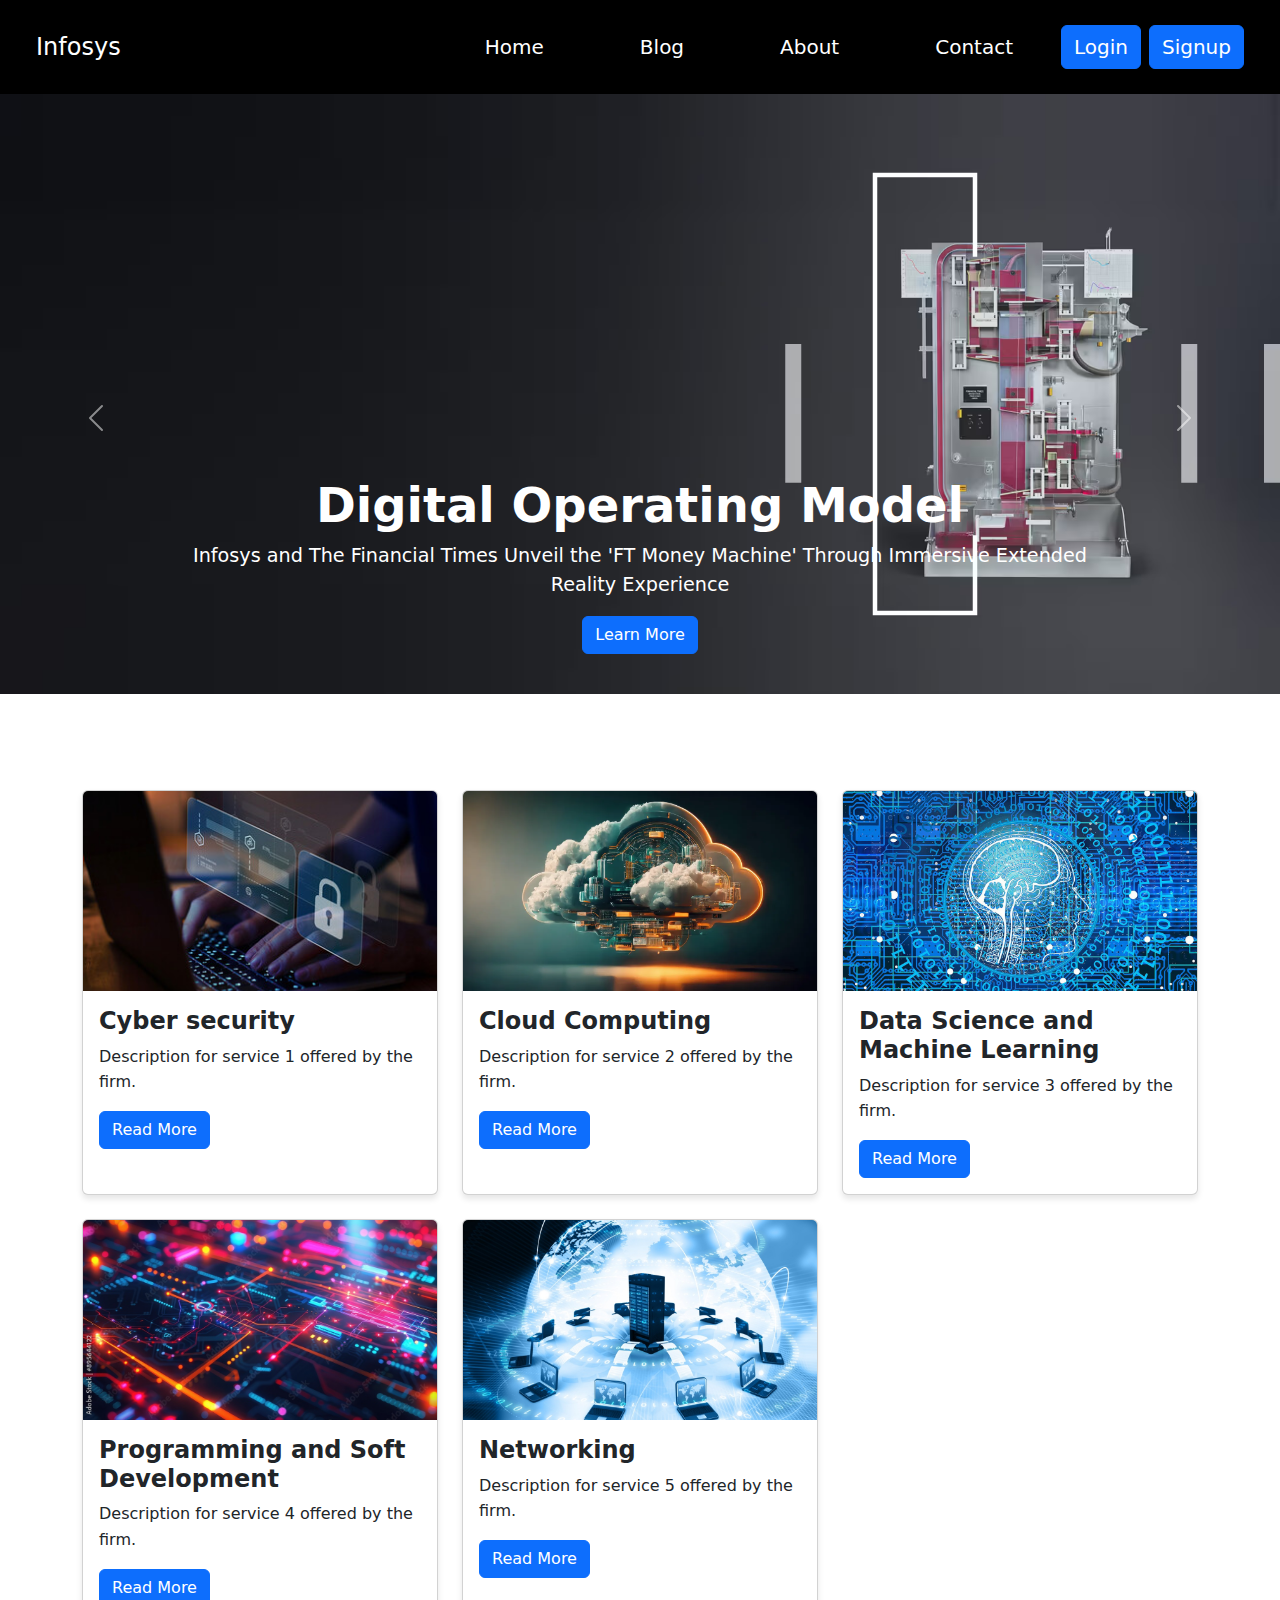
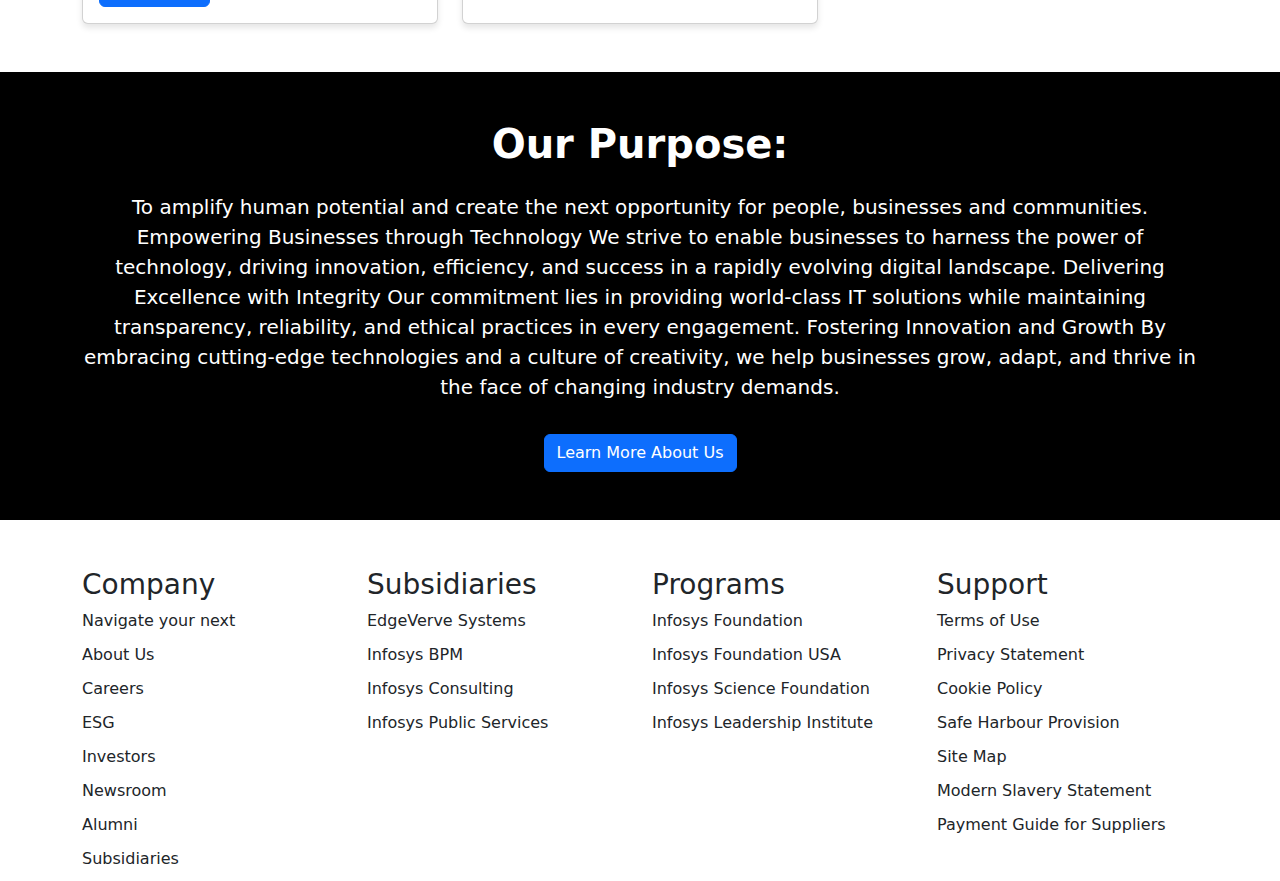
<file: index.html>
<!DOCTYPE html>
<html lang="en">
<head>
  <meta charset="UTF-8">
  <meta name="viewport" content="width=device-width, initial-scale=1.0">
  <title>Responsive Navbar</title>

   <link rel="stylesheet" href="style.css">
  <link href="https://cdn.jsdelivr.net/npm/bootstrap@5.3.0-alpha3/dist/css/bootstrap.min.css" rel="stylesheet">

</head>
<body>
  <nav class="navbar navbar-expand-lg navbar-dark py-4 bg-black  ">
    <div class="container-fluid me-4">
      <a class="navbar-brand ms-4 fs-4 text-white" href="#">Infosys</a>
      <button class="navbar-toggler" type="button" data-bs-toggle="collapse" data-bs-target="#navbarNav" aria-controls="navbarNav" aria-expanded="false" aria-label="Toggle navigation">
        <span class="navbar-toggler-icon"></span>
      </button>
      <div class="collapse navbar-collapse" id="navbarNav">
        <ul class="navbar-nav ms-auto mb-2 mb-lg-0 ">
          <li class="nav-item">
            <a class="nav-link active px-5 fs-5 text-white" aria-current="page" href="./index.html">Home</a>
          </li>
          <li class="nav-item">
            <a class="nav-link px-5 fs-5 text-white" href="./Blogs.html">Blog</a>
          </li>
          <li class="nav-item">
            <a class="nav-link px-5 fs-5 text-white"  href="./about us.html">About</a>
          </li>
          <li class="nav-item">
            <a class="nav-link px-5 fs-5 text-white" href="./contact.html">Contact</a>
          </li>
        </ul>
        <ul class="navbar-nav">
          <li class="nav-item">
            <a class="btn btn-primary me-2 fs-5" href="./login page.html">Login</a>
          </li>
          <li class="nav-item">
            <a class="btn btn-primary fs-5" href="./signup.html">Signup</a>
          </li>
        </ul>
      </div>
    </div>
  </nav>

    <!-- Carousel Section -->
    <div id="carouselExampleCaptions" class="carousel slide" data-bs-ride="carousel">
        <!-- Carousel Indicators -->
        <div class="carousel-indicators">
          <button type="button" data-bs-target="#carouselExampleCaptions" data-bs-slide-to="0" class="active" aria-current="true" aria-label="Slide 1"></button>
          <button type="button" data-bs-target="#carouselExampleCaptions" data-bs-slide-to="1" aria-label="Slide 2"></button>
          <button type="button" data-bs-target="#carouselExampleCaptions" data-bs-slide-to="2" aria-label="Slide 3"></button>
          <button type="button" data-bs-target="#carouselExampleCaptions" data-bs-slide-to="3" aria-label="Slide 4"></button>
          <button type="button" data-bs-target="#carouselExampleCaptions" data-bs-slide-to="4" aria-label="Slide 5"></button>
        </div>
    
        <!-- Carousel Inner -->
        <div class="carousel-inner">
          <!-- Slide 1 -->
          <div class="carousel-item active">
            <img src="./images/ft-money-machine-lead (1).avif" class="d-block w-100" alt="...">
            <div class="carousel-caption d-none d-md-block">
              <h5>Digital Operating Model</h5>
              <p>Infosys and The Financial Times Unveil the 'FT Money Machine' Through Immersive Extended Reality Experience</p>
              <a href="#" class="btn btn-primary">Learn More</a>
            </div>
          </div>
          <!-- Slide 2 -->
          <div class="carousel-item">
            <img src="./images/cloud computing/14_01edge-cloud-computing.jpg" class="d-block w-100" alt="...">
            <div class="carousel-caption d-none d-md-block">
              <h5>Empowering Talent Transformations</h5>
              <p>Embrace the talent revolution to remain relevant in the future.</p>
              <a href="#" class="btn btn-primary">Discover More</a>
            </div>
          </div>
          <!-- Slide 3 -->
          <div class="carousel-item">
            <img src="./images/cybersecurity/1000_F_523625234_LbxOHj5GOeiOPFP8TfbikgqM2qK7XNKh.jpg" class="d-block w-100" alt="...">
            <div class="carousel-caption d-none d-md-block">
              <h5>Infosys Aster - The Al-amplified Marketing Suite</h5>
              <p>Pfizer's journey towards increased productivity, powered by AI</p>
              <a href="#" class="btn btn-primary">Explore Now</a>
            </div>
          </div>
          <!-- Slide 4 -->
          <div class="carousel-item">
            <img src="./images/data sc and machine lear/Data-Science-and-ML-Careers_Blog.jpeg" class="d-block w-100" alt="...">
            <div class="carousel-caption d-none d-md-block">
              <h5>Champions Evolve.</h5>
              <p>DIGITAL-FIRST | CLOUD-FIRST | AI-FIRST</p>
              <a href="#" class="btn btn-primary">Get Started</a>
            </div>
          </div>
          <!-- Slide 5 -->
          <div class="carousel-item">
            <img src="./images/networking/01_MSR_SIGCOMM_Data_Network_1400x788.png" class="d-block w-100" alt="...">
            <div class="carousel-caption d-none d-md-block">
              <h5>Ring the Sound of Opportunity, Move 1,000+1,000 Lives Forward</h5>
              <p>NN Life Insurance Company Partners with Infosys for its Cloud and Agile Transformation</p>
              <a href="#" class="btn btn-primary">Join Now</a>
            </div>
          </div>
        </div>

<br><br>

        <!-- Carousel Controls -->
        <button class="carousel-control-prev" type="button" data-bs-target="#carouselExampleCaptions" data-bs-slide="prev">
          <span class="carousel-control-prev-icon" aria-hidden="true"></span>
          <span class="visually-hidden">Previous</span>
        </button>
        <button class="carousel-control-next" type="button" data-bs-target="#carouselExampleCaptions" data-bs-slide="next">
          <span class="carousel-control-next-icon" aria-hidden="true"></span>
          <span class="visually-hidden">Next</span>
        </button>
      </div>

      <br><br>

      <div class="cards-section">
        <div class="container">
            <div class="row row-cols-1 row-cols-md-3 g-4">
                <!-- Card 1 -->
                <div class="col">
                    <div class="card h-100">
                        <img src="./images/cybersecurity/240_F_459465972_kdD2K6lw2IO5o66MVNrtKle6qW3INFcf.jpg" class="card-img-top" alt="Service 1">
                        <div class="card-body">
                            <h5 class="card-title">Cyber security</h5>
                            <p class="card-text">Description for service 1 offered by the firm.</p>
                            <button class="btn btn-primary read-more-btn" data-service="Cyber security" data-description="Introduction to Cybersecurity
                            Description: A beginner-level course that covers the fundamentals of cybersecurity, including an introduction to risks, threats, and best practices in protecting systems, networks, and data.
                            Key Topics:
                            Basics of network security
                            Threats and vulnerabilities
                            Security policies and procedures
                            Risk management and compliance
                            2. Certified Information Systems Security Professional (CISSP)
                            Description: A globally recognized certification for professionals looking to demonstrate their knowledge in designing, implementing, and managing a best-in-class cybersecurity program.
                            Key Topics:
                            Security and risk management
                            Asset security
                            Security architecture and engineering
                            Communication and network security
                            3. Certified Ethical Hacker (CEH)
                            Description: A hands-on course that teaches ethical hacking techniques and tools to help professionals identify weaknesses and vulnerabilities in systems.
                            Key Topics:
                            Penetration testing methodologies
                            Network scanning and enumeration
                            Web application hacking
                            Social engineering techniques
                            4. CompTIA Security+
                            Description: An entry-level certification that provides foundational knowledge about network security, threats, and vulnerabilities.
                            Key Topics:
                            Threats, attacks, and vulnerabilities
                            Network security
                            Identity and access management
                            Risk management
                            5. Certified Cloud Security Professional (CCSP)
                            Description: A certification focusing on securing cloud computing environments. This course is designed for professionals who want to specialize in cloud security.
                            Key Topics:
                            Cloud architecture and design
                            Cloud governance and risk management
                            Cloud security operations
                            Legal, risk, and compliance issues in the cloud" data-bs-toggle="modal" data-bs-target="#serviceModal">Read More</button>
                        </div>
                    </div>
                </div>
                <!-- Card 2 -->
                <div class="col">
                    <div class="card h-100">
                        <img src="./images/cloud computing/1695748849925.png" class="card-img-top" alt="Service 2">
                        <div class="card-body">
                            <h5 class="card-title">Cloud Computing</h5>
                            <p class="card-text">Description for service 2 offered by the firm.</p>
                            <button class="btn btn-primary read-more-btn" data-service="Cloud Computing" data-description="Cloud Computing at [Your IT Service Firm Name]

                            Cloud computing is a transformative technology that allows businesses to access a wide array of services over the internet, without the need to maintain physical infrastructure. By leveraging the power of cloud platforms, we empower organizations to scale their IT resources on demand, improve operational efficiency, and reduce costs.
                            
                            At [Your IT Service Firm Name], we specialize in providing secure, scalable, and reliable cloud computing solutions tailored to your business needs. Our team of experts works with you to design and implement custom cloud strategies that can help streamline your operations, enhance collaboration, and unlock new growth opportunities." data-bs-toggle="modal" data-bs-target="#serviceModal">Read More</button>
                        </div>
                    </div>
                </div>
                <!-- Card 3 -->
                <div class="col">
                    <div class="card h-100">
                        <img src="./images/data sc and machine lear/machine-learning-without-data-science-blog-hero.jpg" class="card-img-top" alt="Service 3">
                        <div class="card-body">
                            <h5 class="card-title">Data Science and Machine Learning</h5>
                            <p class="card-text">Description for service 3 offered by the firm.</p>
                            <button class="btn btn-primary read-more-btn" data-service="Data Science and Machine Learning" data-description="Our Expertise in Data Science and Machine Learning:
                            Data Analysis and Data Visualization: We turn raw data into meaningful insights. Using statistical techniques and data visualization tools, we help businesses identify trends, patterns, and key metrics that drive growth. This empowers decision-makers with actionable insights to optimize business processes.
                            
                            Predictive Analytics: We build models that analyze historical data to predict future outcomes. From customer behavior to market trends, our predictive models help businesses anticipate needs and reduce risks. This leads to better forecasting and resource allocation.
                            
                            Natural Language Processing (NLP): Leveraging NLP techniques, we analyze and understand human language, enabling businesses to gain insights from unstructured text data. This is particularly useful in areas such as customer sentiment analysis, chatbots, and document categorization.
                            
                            Machine Learning Models: Our team of experts designs and develops machine learning models to automate tasks, improve decision-making, and optimize processes. We specialize in supervised learning, unsupervised learning, and reinforcement learning to solve complex business challenges.
                            
                            Data-Driven Decision Making: We empower organizations with the ability to use data for decision-making. By implementing machine learning algorithms, we provide real-time, data-driven insights that enable businesses to act swiftly and effectively." data-bs-toggle="modal" data-bs-target="#serviceModal">Read More</button>
                        </div>
                    </div>
                </div>
                <!-- Card 4 -->
                <div class="col">
                    <div class="card h-100">
                        <img src="./images/prog and soft/1000_F_895644122_XuYFpWcDlD53u7WjzDOmOK0SrAT2Tjet.jpg" class="card-img-top" alt="Service 4">
                        <div class="card-body">
                            <h5 class="card-title">Programming and Soft Development</h5>
                            <p class="card-text">Description for service 4 offered by the firm.</p>
                            <button class="btn btn-primary read-more-btn" data-service="Programming and Soft Development" data-description="Custom Software Development:
                            We build tailored software solutions that align with your business goals and requirements. From idea to implementation, our team ensures that the software is robust, scalable, and user-friendly.
                            
                            Web Development:
                            Our web development services provide dynamic and responsive websites that offer seamless user experiences. Whether you're looking for a simple landing page or a complex web application, we have the expertise to deliver high-performance results.
                            
                            Mobile App Development:
                            We design and develop mobile applications for iOS and Android that engage users with intuitive interfaces and enhanced functionality. Whether you need an enterprise app or a consumer-facing mobile solution, we bring your vision to life.
                            
                            Software Integration:
                            Our team ensures that your business applications work cohesively together. We provide seamless integration between software systems to optimize workflows and improve operational efficiency.
                            
                            Enterprise Solutions:
                            From customer relationship management (CRM) systems to enterprise resource planning (ERP) solutions, we offer enterprise-level software solutions that scale with your business as it grows." data-bs-toggle="modal" data-bs-target="#serviceModal">Read More</button>
                        </div>
                    </div>
                </div>
                <!-- Card 5 -->
                <div class="col">
                    <div class="card h-100">
                        <img src="./images/networking/2021_12_Learn-Networking-from-Scratch.jpg" class="card-img-top" alt="Service 5">
                        <div class="card-body">
                            <h5 class="card-title">Networking</h5>
                            <p class="card-text">Description for service 5 offered by the firm.</p>
                            <button class="btn btn-primary read-more-btn" data-service="Networking" data-description="

                            
                            1. Basic Networking Courses
                            Introduction to Networking: Learn the basics of computer networks, protocols, and concepts such as IP addressing, routing, and switching.
                            Networking Fundamentals: A deeper dive into networking basics, including OSI and TCP/IP models, subnets, and basic network configurations.
                            2. Cisco Networking Courses
                            Cisco Certified Network Associate (CCNA): A popular entry-level certification that covers the fundamentals of networking, IP addressing, routing protocols, switching, and security basics.
                            Cisco Certified Network Professional (CCNP): A more advanced certification that dives into routing, switching, security, and troubleshooting at a professional level.
                            Cisco Certified Internetwork Expert (CCIE): An expert-level certification covering advanced networking technologies and concepts.
                            3. Network Security
                            Certified Information Systems Security Professional (CISSP): Learn about securing networks, systems, and applications, risk management, and cryptography.
                            Certified Ethical Hacker (CEH): Focus on understanding and practicing ethical hacking and penetration testing on networks to identify vulnerabilities.
                            Network Security Basics: Learn techniques for securing networks, firewalls, intrusion detection/prevention systems, and VPNs.
                            4. Wireless Networking
                            Wireless Networking Basics: Learn about Wi-Fi standards, RF propagation, wireless security, and troubleshooting.
                            Certified Wireless Network Administrator (CWNA): A certification focused on managing wireless networks, including site surveys, installations, and configurations.
                            Wi-Fi Design and Troubleshooting: Learn how to design, deploy, and troubleshoot wireless networks in real-world scenarios.
                            5. Advanced Networking
                            Software-Defined Networking (SDN): Understand SDN architecture, how it works, and how it improves the scalability and flexibility of networks.
                            Network Virtualization: Learn about network function virtualization (NFV) and how to create and manage virtual networks.
                            Network Automation: Learn about automating network configurations and management using tools like Ansible, Python, and other orchestration tools." data-bs-toggle="modal" data-bs-target="#serviceModal">Read More</button>
                        </div>
                    </div>
                </div>
            </div>
        </div>
      </div>

      <div class="modal fade" id="serviceModal" tabindex="-1" aria-labelledby="serviceModalLabel" aria-hidden="true">
        <div class="modal-dialog">
          <div class="modal-content">
            <div class="modal-header">
              <h5 class="modal-title" id="serviceModalLabel">Service Details</h5>
              <button type="button" class="btn-close" data-bs-dismiss="modal" aria-label="Close"></button>
            </div>
            <div class="modal-body">
              <h4 id="modal-service-title"></h4>
              <p id="modal-service-description"></p>
            </div>
            <div class="modal-footer">
              <button type="button" class="btn btn-secondary" data-bs-dismiss="modal">Close</button>
            </div>
          </div>
        </div>
      </div>

      <br><br>

      <div class="about-us-section py-5 bg-black text-white ">
        <div class="container text-center">
          <h2 class="mb-4">Our Purpose:</h2>
          <p class="lead">
             <strong>To amplify human potential and create the next opportunity for people, businesses and communities. <br>
              Empowering Businesses through Technology

              We strive to enable businesses to harness the power of technology, driving innovation, efficiency, and success in a rapidly evolving digital landscape.
              Delivering Excellence with Integrity

              Our commitment lies in providing world-class IT solutions while maintaining transparency, reliability, and ethical practices in every engagement.
              Fostering Innovation and Growth

By embracing cutting-edge technologies and a culture of creativity, we help businesses grow, adapt, and thrive in the face of changing industry demands.
            </strong>
          </p>
          <a href="./about us.html" class="btn btn-primary mt-3">Learn More About Us</a>
        </div>
      </div>

      <br><br>
      <div class="footer-container">
        <div class="container">
          <div class="row">
            <div class="col-md-3">
              <h3>Company</h3>
              <ul>
                <li><a href="#">Navigate your next</a></li>
                <li><a href="#">About Us</a></li>
                <li><a href="#">Careers</a></li>
                <li><a href="#">ESG</a></li>
                <li><a href="#">Investors</a></li>
                <li><a href="#">Newsroom</a></li>
                <li><a href="#">Alumni</a></li>
                <li><a href="#">Subsidiaries</a></li>
              </ul>
            </div>
            
            <div class="col-md-3">
              <h3>Subsidiaries</h3>
              <ul>
                <li><a href="#">EdgeVerve Systems</a></li>
                <li><a href="#">Infosys BPM</a></li>
                <li><a href="#">Infosys Consulting</a></li>
                <li><a href="#">Infosys Public Services</a></li>
              </ul>
            </div>
    
            <div class="col-md-3">
              <h3>Programs</h3>
              <ul>
                <li><a href="#">Infosys Foundation</a></li>
                <li><a href="#">Infosys Foundation USA</a></li>
                <li><a href="#">Infosys Science Foundation</a></li>
                <li><a href="#">Infosys Leadership Institute</a></li>
              </ul>
            </div>
    
            <div class="col-md-3">
              <h3>Support</h3>
              <ul>
                <li><a href="#">Terms of Use</a></li>
                <li><a href="#">Privacy Statement</a></li>
                <li><a href="#">Cookie Policy</a></li>
                <li><a href="#">Safe Harbour Provision</a></li>
                <li><a href="#">Site Map</a></li>
                <li><a href="#">Modern Slavery Statement</a></li>
                <li><a href="#">Payment Guide for Suppliers</a></li>
              </ul>
            </div>
          </div>
        </div>
      </div>

    


  <!-- Bootstrap Bundle with Popper -->
  <script src="https://cdn.jsdelivr.net/npm/@popperjs/core@2.11.6/dist/umd/popper.min.js"></script>
  <script src="https://cdn.jsdelivr.net/npm/bootstrap@5.1.3/dist/js/bootstrap.min.js"></script>
  <script src="https://code.jquery.com/jquery-3.6.0.min.js"></script>
  <script src="./jquery.js"></script>
</body>
</html>
</file>
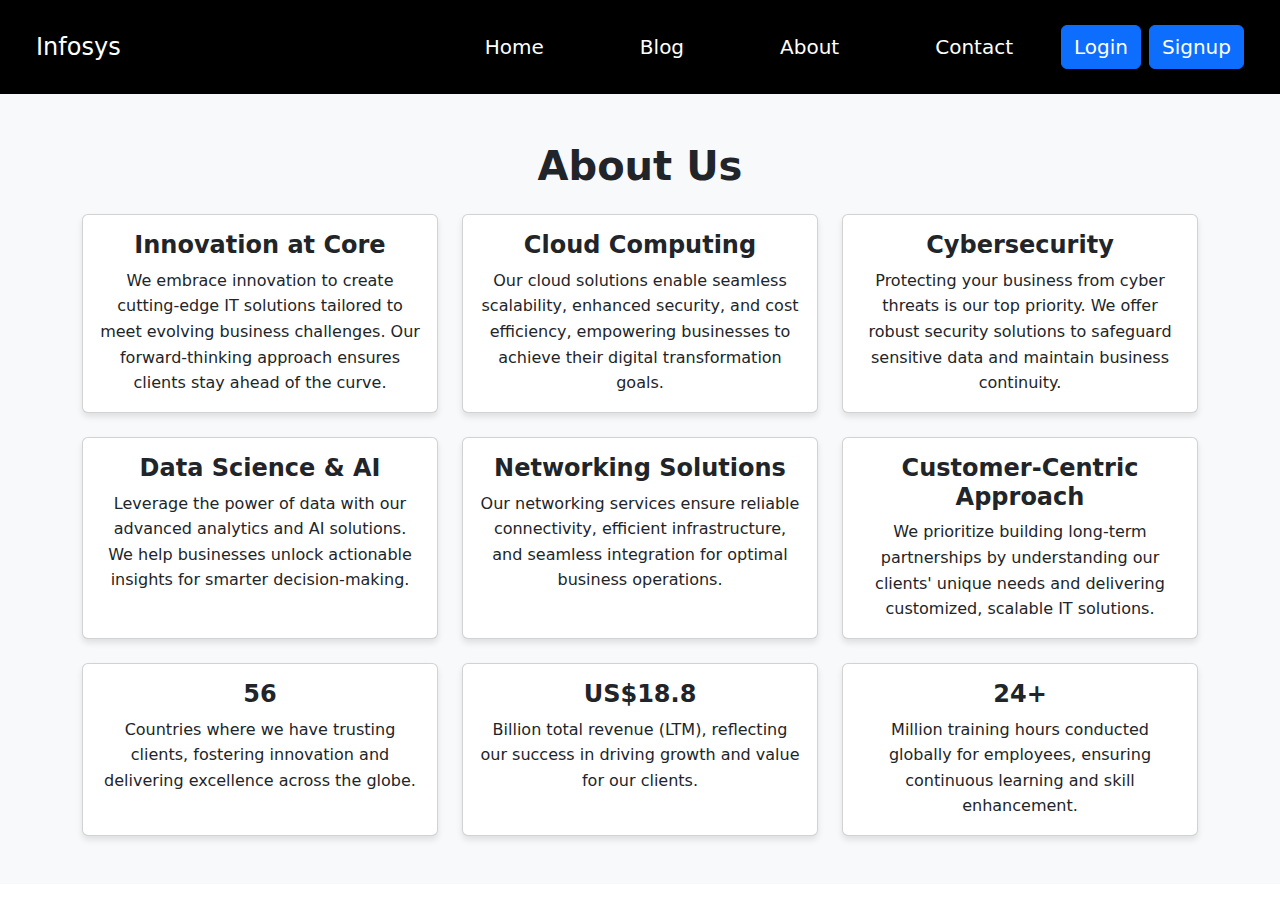
<file: about us.html>
<!DOCTYPE html>
<html lang="en">
<head>
    <meta charset="UTF-8">
    <meta name="viewport" content="width=device-width, initial-scale=1.0">
    <title>Document</title>
    <link rel="stylesheet" href="style.css">
  <link href="https://cdn.jsdelivr.net/npm/bootstrap@5.3.0-alpha3/dist/css/bootstrap.min.css" rel="stylesheet">
</head>
<body>
  <nav class="navbar navbar-expand-lg navbar-dark py-4 bg-black  ">
    <div class="container-fluid me-4">
      <a class="navbar-brand ms-4 fs-4 text-white" href="#">Infosys</a>
      <button class="navbar-toggler" type="button" data-bs-toggle="collapse" data-bs-target="#navbarNav" aria-controls="navbarNav" aria-expanded="false" aria-label="Toggle navigation">
        <span class="navbar-toggler-icon"></span>
      </button>
      <div class="collapse navbar-collapse" id="navbarNav">
        <ul class="navbar-nav ms-auto mb-2 mb-lg-0 ">
          <li class="nav-item">
            <a class="nav-link active px-5 fs-5 text-white" aria-current="page" href="./index.html">Home</a>
          </li>
          <li class="nav-item">
            <a class="nav-link px-5 fs-5 text-white" href="./Blogs.html">Blog</a>
          </li>
          <li class="nav-item">
            <a class="nav-link px-5 fs-5 text-white"  href="./about us.html">About</a>
          </li>
          <li class="nav-item">
            <a class="nav-link px-5 fs-5 text-white" href="./contact.html">Contact</a>
          </li>
        </ul>
        <ul class="navbar-nav">
          <li class="nav-item">
            <a class="btn btn-primary me-2 fs-5" href="./login page.html">Login</a>
          </li>
          <li class="nav-item">
            <a class="btn btn-primary fs-5" href="./signup.html">Signup</a>
          </li>
        </ul>
      </div>
    </div>
  </nav>

     <!-- About Us Section with Cards -->
<div class="about-us-section py-5">
    <div class="container text-center">
      <h2 class="mb-4">About Us</h2>
      <div class="row row-cols-1 row-cols-md-3 g-4">
        <!-- Card 1: Innovation -->
        <div class="col">
          <div class="card h-100">
            <div class="card-body">
              <h5 class="card-title">Innovation at Core</h5>
              <p class="card-text">
                We embrace innovation to create cutting-edge IT solutions tailored to meet evolving business challenges. Our forward-thinking approach ensures clients stay ahead of the curve.
              </p>
            </div>
          </div>
        </div>
        <!-- Card 2: Cloud Computing -->
        <div class="col">
          <div class="card h-100">
            <div class="card-body">
              <h5 class="card-title">Cloud Computing</h5>
              <p class="card-text">
                Our cloud solutions enable seamless scalability, enhanced security, and cost efficiency, empowering businesses to achieve their digital transformation goals.
              </p>
            </div>
          </div>
        </div>
        <!-- Card 3: Cybersecurity -->
        <div class="col">
          <div class="card h-100">
            <div class="card-body">
              <h5 class="card-title">Cybersecurity</h5>
              <p class="card-text">
                Protecting your business from cyber threats is our top priority. We offer robust security solutions to safeguard sensitive data and maintain business continuity.
              </p>
            </div>
          </div>
        </div>
        <!-- Card 4: Data Science & AI -->
        <div class="col">
          <div class="card h-100">
            <div class="card-body">
              <h5 class="card-title">Data Science & AI</h5>
              <p class="card-text">
                Leverage the power of data with our advanced analytics and AI solutions. We help businesses unlock actionable insights for smarter decision-making.
              </p>
            </div>
          </div>
        </div>
        <!-- Card 5: Networking Solutions -->
        <div class="col">
          <div class="card h-100">
            <div class="card-body">
              <h5 class="card-title">Networking Solutions</h5>
              <p class="card-text">
                Our networking services ensure reliable connectivity, efficient infrastructure, and seamless integration for optimal business operations.
              </p>
            </div>
          </div>
        </div>
        <!-- Card 6: Customer-Centric Approach -->
        <div class="col">
          <div class="card h-100">
            <div class="card-body">
              <h5 class="card-title">Customer-Centric Approach</h5>
              <p class="card-text">
                We prioritize building long-term partnerships by understanding our clients' unique needs and delivering customized, scalable IT solutions.
              </p>
            </div>
          </div>
        </div>
  
        <div class="col">
          <div class="card h-100">
            <div class="card-body">
              <h5 class="card-title">56</h5>
              <p class="card-text">
                Countries where we have trusting clients, fostering innovation and delivering excellence across the globe.
              </p>
            </div>
          </div>
        </div>
        <!-- Card 8: Revenue -->
        <div class="col">
          <div class="card h-100">
            <div class="card-body">
              <h5 class="card-title">US$18.8</h5>
              <p class="card-text">
                Billion total revenue (LTM), reflecting our success in driving growth and value for our clients.
              </p>
            </div>
          </div>
        </div>
        <!-- Card 9: Employee Training -->
        <div class="col">
          <div class="card h-100">
            <div class="card-body">
              <h5 class="card-title">24+</h5>
              <p class="card-text">
                Million training hours conducted globally for employees, ensuring continuous learning and skill enhancement.
              </p>
            </div>
          </div>
        </div>
  
      </div>
    </div>
  </div>
  
  <script src="https://cdn.jsdelivr.net/npm/@popperjs/core@2.11.6/dist/umd/popper.min.js"></script>
  <script src="https://cdn.jsdelivr.net/npm/bootstrap@5.1.3/dist/js/bootstrap.min.js"></script>
</body>
</html>
</file>
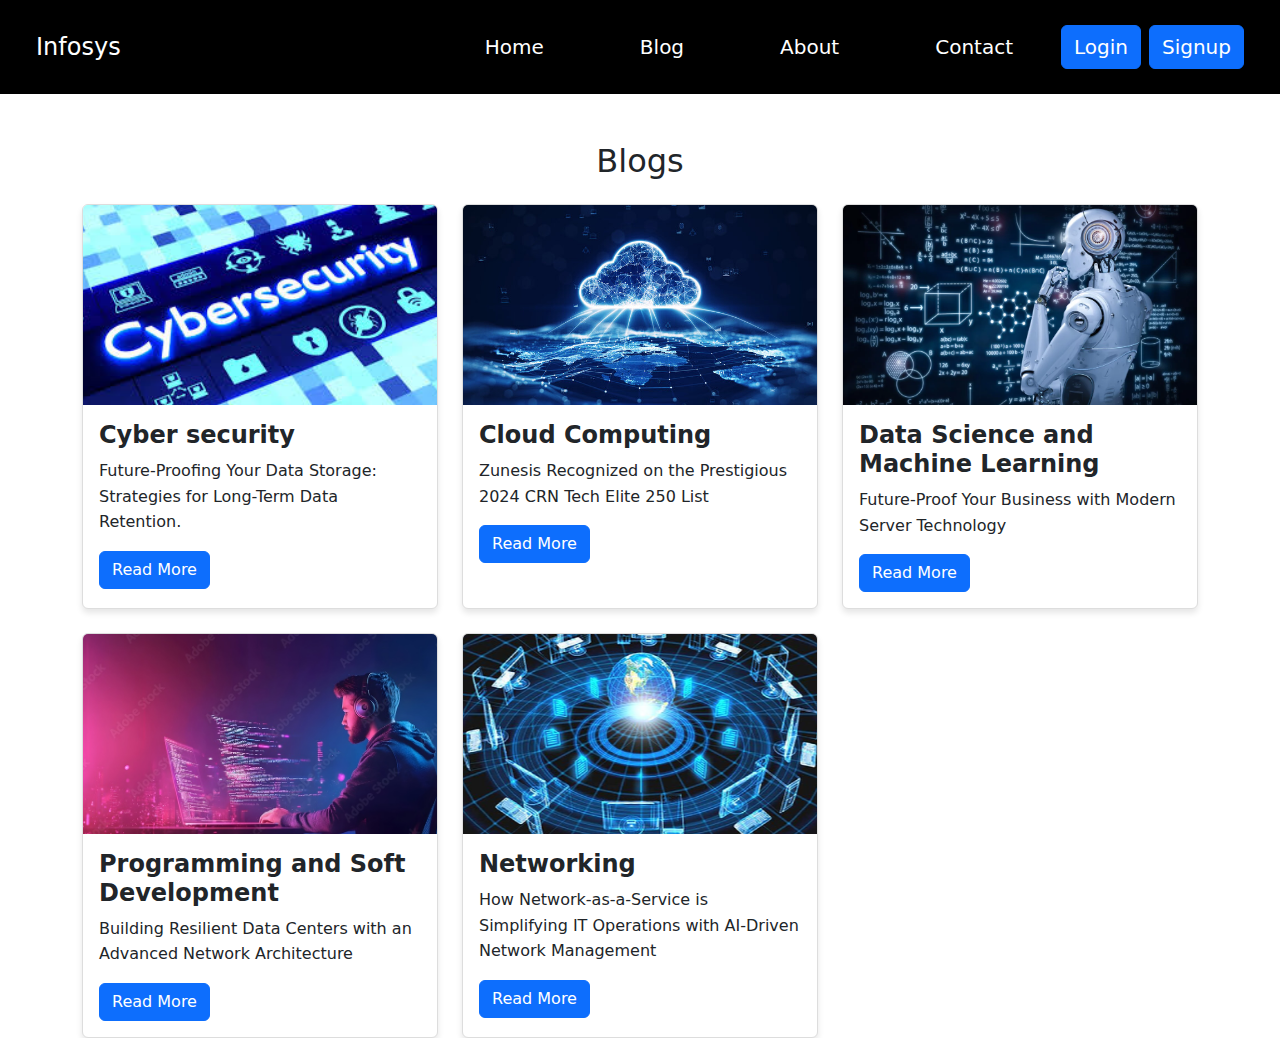
<file: Blogs.html>
<!DOCTYPE html>
<html lang="en">

<head>
  <meta charset="UTF-8">
  <meta name="viewport" content="width=device-width, initial-scale=1.0">
  <title>Document</title>
  <link href="https://cdn.jsdelivr.net/npm/bootstrap@5.3.0-alpha3/dist/css/bootstrap.min.css" rel="stylesheet">
  <link rel="stylesheet" href="./style.css">

</head>

<body>
  <nav class="navbar navbar-expand-lg navbar-dark py-4 bg-black  ">
    <div class="container-fluid me-4">
      <a class="navbar-brand ms-4 fs-4 text-white" href="#">Infosys</a>
      <button class="navbar-toggler" type="button" data-bs-toggle="collapse" data-bs-target="#navbarNav" aria-controls="navbarNav" aria-expanded="false" aria-label="Toggle navigation">
        <span class="navbar-toggler-icon"></span>
      </button>
      <div class="collapse navbar-collapse" id="navbarNav">
        <ul class="navbar-nav ms-auto mb-2 mb-lg-0 ">
          <li class="nav-item">
            <a class="nav-link active px-5 fs-5 text-white" aria-current="page" href="./index.html">Home</a>
          </li>
          <li class="nav-item">
            <a class="nav-link px-5 fs-5 text-white" href="./Blogs.html">Blog</a>
          </li>
          <li class="nav-item">
            <a class="nav-link px-5 fs-5 text-white"  href="./about us.html">About</a>
          </li>
          <li class="nav-item">
            <a class="nav-link px-5 fs-5 text-white" href="./contact.html">Contact</a>
          </li>
        </ul>
        <ul class="navbar-nav">
          <li class="nav-item">
            <a class="btn btn-primary me-2 fs-5" href="./login page.html">Login</a>
          </li>
          <li class="nav-item">
            <a class="btn btn-primary fs-5" href="./signup.html">Signup</a>
          </li>
        </ul>
      </div>
    </div>
  </nav>

  <br><br>

  <h2 class="mb-4 text-center">Blogs</h2>
  <div class="cards-section">
    <div class="container">
      <div class="row row-cols-1 row-cols-md-3 g-4">
        <!-- Card 1 -->
        <div class="col">
          <div class="card h-100">
            <img src="./images/cybersecurity/download.jpg" class="card-img-top" alt="Service 1">
            <div class="card-body">
              <h5 class="card-title">Cyber security</h5>
              <p class="card-text">
                Future-Proofing Your Data Storage: Strategies for Long-Term Data Retention.</p>
              <button class="btn btn-primary read-more-btn" data-service="Cyber security"
                data-description="
                            In business, nothing stays the same. Regulations change, new security threats appear overnight, and data continues to expand at an exponential pace. Today there are over 147 zettabytes of data in the entire digital universe, up from 64.2 zettabytes in 2020.* This trend of explosive data growth is expected to become even more pronounced moving forward.

Your data supports decision-making, drives innovation, and allows you to out-beat your competition. If you’re simply keeping up, you’re already falling behind. The only way to survive this relentless surge of data and environment of constant change is to implement strategies that protect your data and prepare it for unpredictable yet inevitable shifts."
                data-bs-toggle="modal" data-bs-target="#serviceModal">Read More</button>
            </div>
          </div>
        </div>
        <!-- Card 2 -->
        <div class="col">
          <div class="card h-100">
            <img src="./images/cloud computing/360_F_507662376_BTKmPlIGBvKlRHWKRNeFt7bj7H2SynQm.jpg"
              class="card-img-top" alt="Service 2">
            <div class="card-body">
              <h5 class="card-title">Cloud Computing</h5>
              <p class="card-text">Zunesis Recognized on the Prestigious 2024 CRN Tech Elite 250 List
              </p>
              <button class="btn btn-primary read-more-btn" data-service="Cloud Computing"
                data-description="Cloud Computing at [Your IT Service Firm Name]

                            Cloud computing is a transformative technology that allows businesses to access a wide array of services over the internet, without the need to maintain physical infrastructure. By leveraging the power of cloud platforms, we empower organizations to scale their IT resources on demand, improve operational efficiency, and reduce costs.
                            
                            At [Your IT Service Firm Name], we specialize in providing secure, scalable, and reliable cloud computing solutions tailored to your business needs. Our team of experts works with you to design and implement custom cloud strategies that can help streamline your operations, enhance collaboration, and unlock new growth opportunities."
                data-bs-toggle="modal" data-bs-target="#serviceModal">Read More</button>
            </div>
          </div>
        </div>
        <!-- Card 3 -->
        <div class="col">
          <div class="card h-100">
            <img src="./images/data sc and machine lear/shutterstock_1058815598-1024x659.webp" class="card-img-top"
              alt="Service 3">
            <div class="card-body">
              <h5 class="card-title">Data Science and Machine Learning</h5>
              <p class="card-text">Future-Proof Your Business with Modern Server Technology</p>
              <button class="btn btn-primary read-more-btn" data-service="Data Science and Machine Learning"
                data-description="Your server technology can be your greatest asset or your biggest liability. Where does your business fall on that spectrum?

                            Data volume is growing exponentially. This is common knowledge. Less widely recognized, however, is the strain this massive influx of data puts on legacy servers. These systems were never designed to handle such diverse and intensive processing needs. With mounting pressure to make important decisions based on an inordinate amount of data, your outdated servers can set you up for failure—creating not just technical issues, but also bottlenecks that can cripple business operations."
                data-bs-toggle="modal" data-bs-target="#serviceModal">Read More</button>
            </div>
          </div>
        </div>
        <!-- Card 4 -->
        <div class="col">
          <div class="card h-100">
            <img src="./images/prog and soft/1000_F_967983960_P67mhyn3LKMwE6LAsGtNsupvR4OHxwME.jpg" class="card-img-top"
              alt="Service 4">
            <div class="card-body">
              <h5 class="card-title">Programming and Soft Development</h5>
              <p class="card-text">Building Resilient Data Centers with an Advanced Network Architecture
              </p>
              <button class="btn btn-primary read-more-btn" data-service="Programming and Soft Development"
                data-description="Data Center Resilience
                            Your data center is the central nervous system of your enterprise, orchestrating the flow of information that powers everything from everyday communications to complex computational processes. At a time when the demand for uninterrupted digital services continues to escalate, maintaining a resilient data center is not a luxury—it’s a necessity. According to recent research, the average cost of downtime for large organizations hovers around $9,000 per minute. In high-stakes sectors like finance and healthcare, the financial impact can reach millions per hour, not to mention the additional costs from fines or penalties.*
                            
                            A robust data center is not just about preventing downtime; it’s about ensuring the entire IT infrastructure can anticipate, withstand, and react to various types of disruptions, whether from a natural disaster, a cyberattack, or a simple hardware failure—without losing functionality. The foundation of such resilience is an advanced network architecture that supports and reinforces all layers of data center operations."
                data-bs-toggle="modal" data-bs-target="#serviceModal">Read More</button>
            </div>
          </div>
        </div>
        <!-- Card 5 -->
        <div class="col">
          <div class="card h-100">
            <img src="./images/networking/cyber_topic_63.jpg" class="card-img-top" alt="Service 5">
            <div class="card-body">
              <h5 class="card-title">Networking</h5>
              <p class="card-text">How Network-as-a-Service is Simplifying IT Operations with AI-Driven Network
                Management
              </p>
              <button class="btn btn-primary read-more-btn" data-service="Networking"
                data-description="

                            
                            Today, networks are no longer centralized in an office or data center; they now span across offices, remote locations, and cloud environments. Keeping these diverse network elements running smoothly requires constant monitoring, quick configuration changes, and rapid responses to network incidents—tasks that traditional network models struggle to manage efficiently.

                            Network-as-a-Service (NaaS) has emerged as a game-changer in this space, offering flexibility, scalability, and a streamlined approach to network management. The integration of Artificial Intelligence (AI) in recent years has radically enhanced these capabilities, automating complex processes and infusing intelligence into network management like never before."
                data-bs-toggle="modal" data-bs-target="#serviceModal">Read More</button>
            </div>
          </div>
        </div>
      </div>
    </div>
  </div>

  <div class="modal fade" id="serviceModal" tabindex="-1" aria-labelledby="serviceModalLabel" aria-hidden="true">
    <div class="modal-dialog">
      <div class="modal-content">
        <div class="modal-header">
          <h5 class="modal-title" id="serviceModalLabel">Service Details</h5>
          <button type="button" class="btn-close" data-bs-dismiss="modal" aria-label="Close"></button>
        </div>
        <div class="modal-body">
          <h4 id="modal-service-title"></h4>
          <p id="modal-service-description"></p>
        </div>
        <div class="modal-footer">
          <button type="button" class="btn btn-secondary" data-bs-dismiss="modal">Close</button>
        </div>
      </div>
    </div>
  </div>

  <!-- <script src="https://cdn.jsdelivr.net/npm/@popperjs/core@2.11.6/dist/umd/popper.min.js"></script> -->
  <script src="https://code.jquery.com/jquery-3.6.0.min.js"></script>
  <script src="https://cdn.jsdelivr.net/npm/bootstrap@5.3.0-alpha3/dist/js/bootstrap.bundle.min.js"></script>
  <script src="./jquery.js"></script>
</body>

</html>
</file>
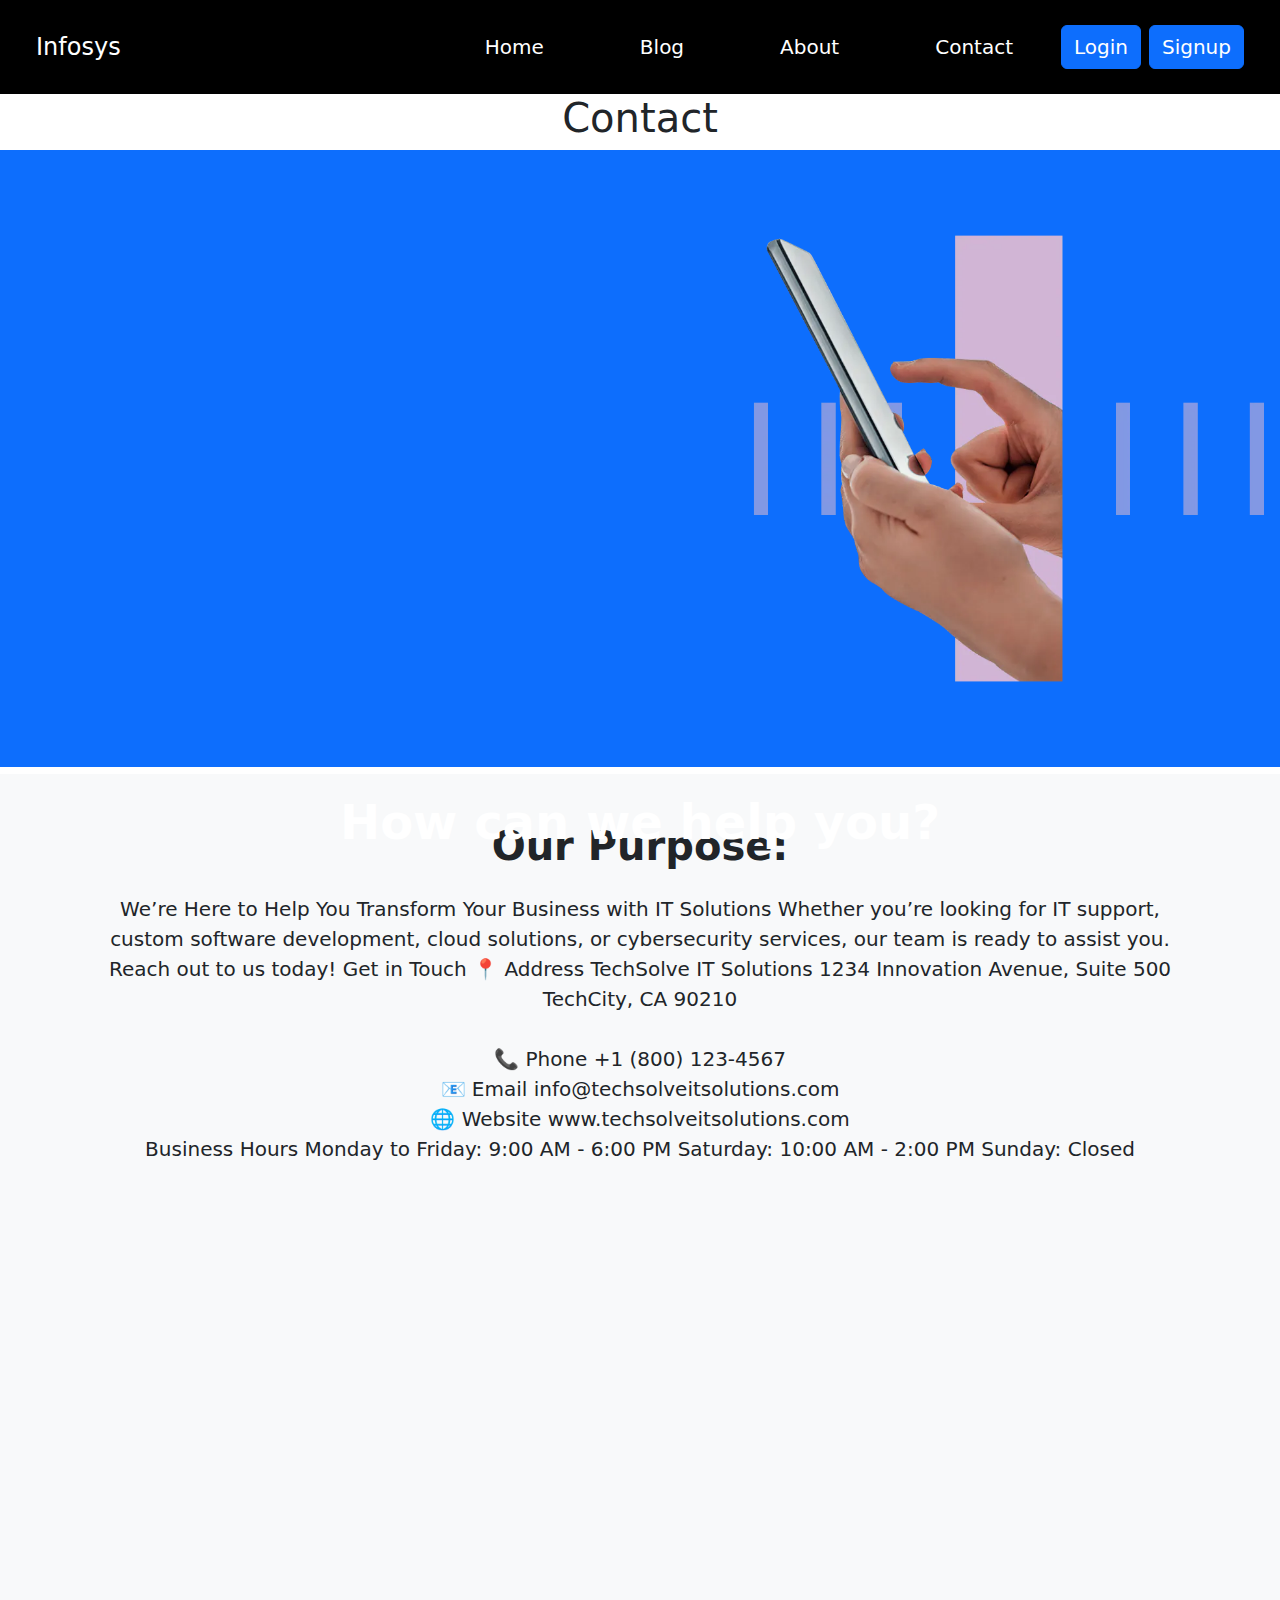
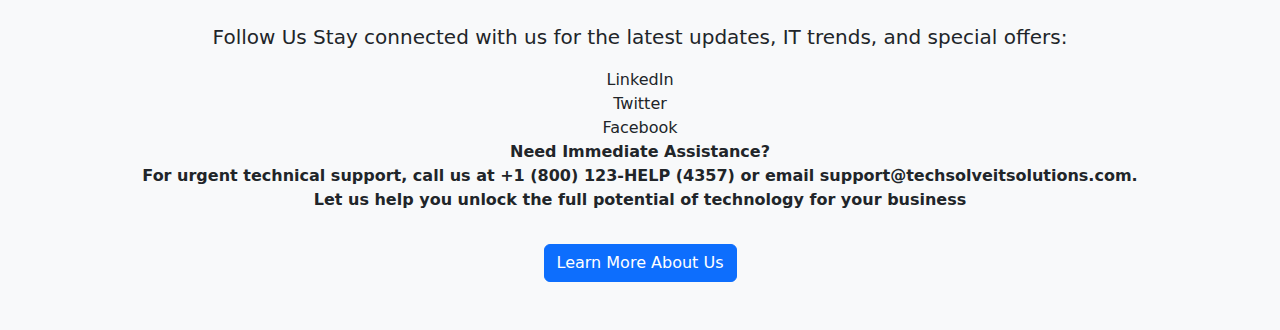
<file: contact.html>
<!DOCTYPE html>
<html lang="en">

<head>
    <meta charset="UTF-8">
    <meta name="viewport" content="width=device-width, initial-scale=1.0">
    <title>Document</title>
    <link rel="stylesheet" href="style.css">
    <link href="https://cdn.jsdelivr.net/npm/bootstrap@5.3.0-alpha3/dist/css/bootstrap.min.css" rel="stylesheet">
    <style>
        .href a {
            text-decoration: none;
            color: inherit;
        }

        .href a:hover {
            text-decoration: underline;
            color: lightskyblue;
        }
    </style>
</head>

<body>
    <nav class="navbar navbar-expand-lg navbar-dark py-4 bg-black  ">
        <div class="container-fluid me-4">
            <a class="navbar-brand ms-4 fs-4 text-white" href="#">Infosys</a>
            <button class="navbar-toggler" type="button" data-bs-toggle="collapse" data-bs-target="#navbarNav"
                aria-controls="navbarNav" aria-expanded="false" aria-label="Toggle navigation">
                <span class="navbar-toggler-icon"></span>
            </button>
            <div class="collapse navbar-collapse" id="navbarNav">
                <ul class="navbar-nav ms-auto mb-2 mb-lg-0 ">
                    <li class="nav-item">
                        <a class="nav-link active px-5 fs-5 text-white" aria-current="page" href="./index.html">Home</a>
                    </li>
                    <li class="nav-item">
                        <a class="nav-link px-5 fs-5 text-white" href="./Blogs.html">Blog</a>
                    </li>
                    <li class="nav-item">
                        <a class="nav-link px-5 fs-5 text-white" href="./about us.html">About</a>
                    </li>
                    <li class="nav-item">
                        <a class="nav-link px-5 fs-5 text-white" href="./contact.html">Contact</a>
                    </li>
                </ul>
                <ul class="navbar-nav">
                    <li class="nav-item">
                        <a class="btn btn-primary me-2 fs-5" href="./login page.html">Login</a>
                    </li>
                    <li class="nav-item">
                        <a class="btn btn-primary fs-5" href="./signup.html">Signup</a>
                    </li>
                </ul>
            </div>
        </div>
    </nav>


    <div>
        <h1 class="text-center">Contact</h1>
        <div class="p-3 bg-primary d-inline-block">
            <Img src="./images/help.webp" class="d-block w-100"></Img>
        </div>
        <div class="carousel-caption d-none d-md-block ">
            <h5>How can we help you?</h5>
        </div>
    </div>

    <div class="about-us-section py-5 ">
        <div class="container text-center">
            <h2 class="mb-4">Our Purpose:</h2>
            <p class="lead">
                <strong>
                    We’re Here to Help You Transform Your Business with IT Solutions
                    Whether you’re looking for IT support, custom software development, cloud solutions, or
                    cybersecurity services, our team is ready to assist you. Reach out to us today!

                    Get in Touch
                    📍 Address
                    TechSolve IT Solutions
                    1234 Innovation Avenue, Suite 500
                    TechCity, CA 90210

                    <br><br>

                    📞 Phone
                    +1 (800) 123-4567 <br>

                    📧 Email
                    info@techsolveitsolutions.com <br>

                    🌐 Website
                    www.techsolveitsolutions.com <br>

                    Business Hours
                    Monday to Friday: 9:00 AM - 6:00 PM
                    Saturday: 10:00 AM - 2:00 PM
                    Sunday: Closed <br>

                    <iframe src="https://www.google.com/maps/embed?pb=!1m18!1m12!1m3!1d120650.07173054782!2d72.7701821972656!3d19.093843500000002!2m3!1f0!2f0!3f0!3m2!1i1024!2i768!4f13.1!3m3!1m2!1s0x3be7c7861b84c54d%3A0x80a6c6b81fae184d!2sInfosys%20Limited!5e0!3m2!1sen!2sin!4v1737295454156!5m2!1sen!2sin" width="600" height="450" style="border:0;" allowfullscreen="" loading="lazy" referrerpolicy="no-referrer-when-downgrade"></iframe><br>

                    Follow Us
                    Stay connected with us for the latest updates, IT trends, and special offers:
                </strong> <br>

            <div class="href">
                <a href="#">LinkedIn</a> <br>
                <a href="#">Twitter</a> <br>
                <a href="#">Facebook</a> <br>
            </div>
            <strong> Need Immediate Assistance? <br>
                For urgent technical support, call us at +1 (800) 123-HELP (4357) or email
                support@techsolveitsolutions.com. <br>

                Let us help you unlock the full potential of technology for your business
            </strong>
            </p>
            <a href="./about us.html" class="btn btn-primary mt-3">Learn More About Us</a>
        </div>
    </div>
</body>

</html>
</file>
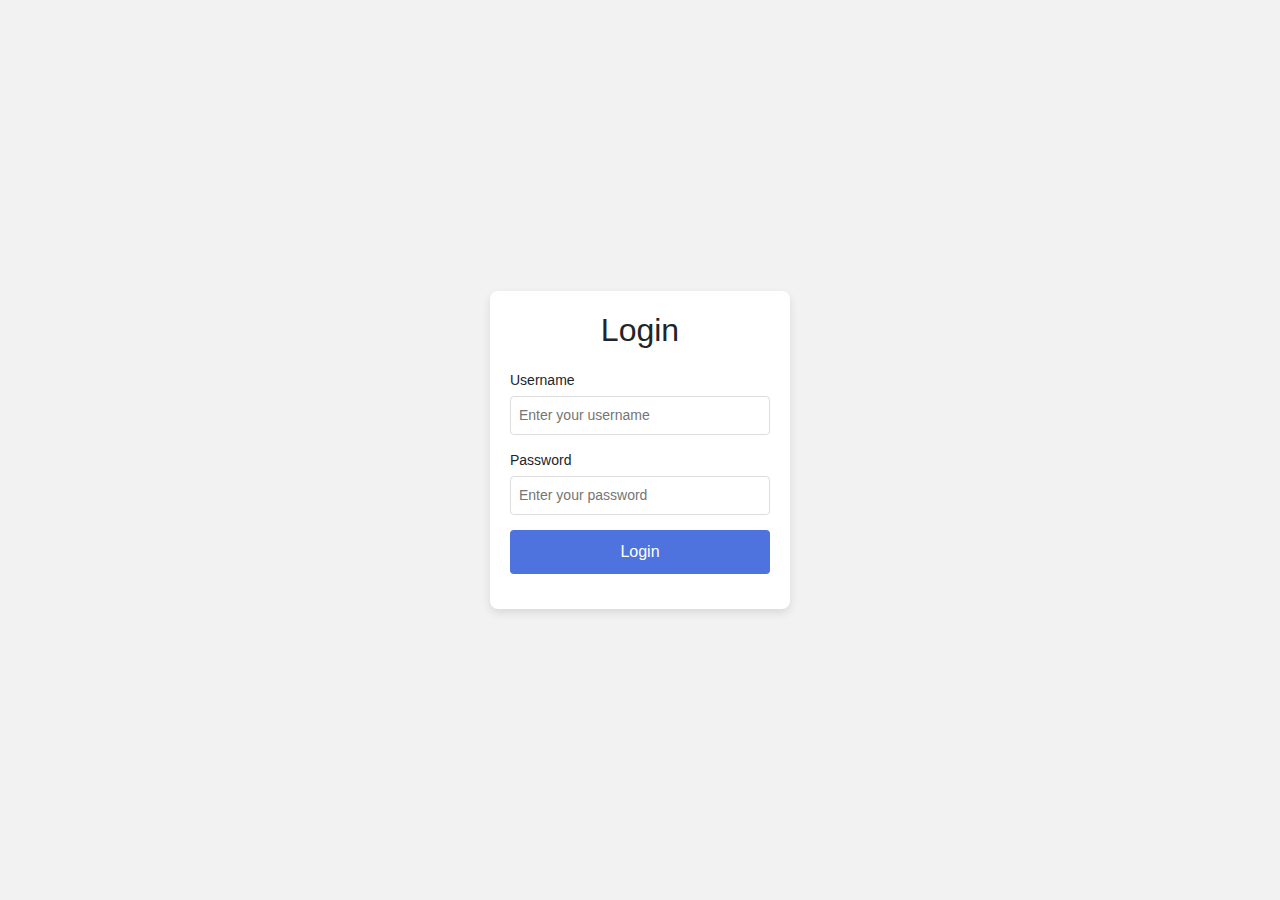
<file: login page.html>
<!DOCTYPE html>
<html lang="en">
<head>
    <meta charset="UTF-8">
    <meta name="viewport" content="width=device-width, initial-scale=1.0">
    <title>Document</title>
    <link href="https://cdn.jsdelivr.net/npm/bootstrap@5.3.0-alpha3/dist/css/bootstrap.min.css" rel="stylesheet">
    <script src="https://code.jquery.com/jquery-3.6.0.min.js"></script>
<link rel="stylesheet" href="./login.css">
    
</head>
<body>


    <div class="login-container">
        <h2>Login</h2>
        <form id="login-form">
          <div class="form-group">
            <label for="username">Username</label>
            <input type="text" id="username" name="username" placeholder="Enter your username">
            <div class="error" id="username-error">Username is required</div>
          </div>
          <div class="form-group">
            <label for="password">Password</label>
            <input type="password" id="password" name="password" placeholder="Enter your password">
            <div class="error" id="password-error">Password is required</div>
          </div>
          <div class="form-group">
            <button type="submit">Login</button>
          </div>
        </form>
      </div>

      <script src="./login jquery.js"></script>
      
</body>
</html>
</file>
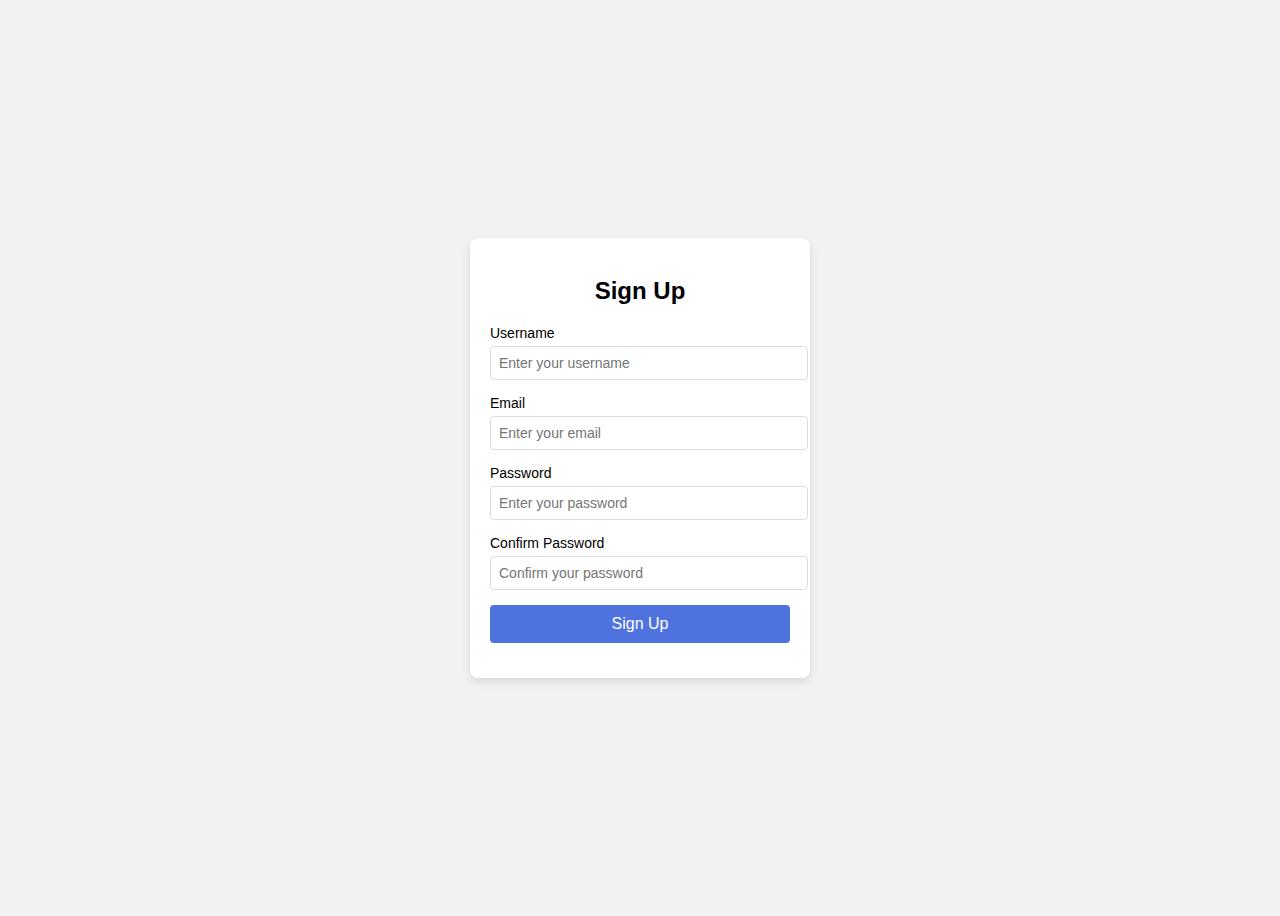
<file: signup.html>
<!DOCTYPE html>
<html lang="en">
<head>
    <meta charset="UTF-8">
    <meta name="viewport" content="width=device-width, initial-scale=1.0">
    <title>Document</title>
    <script src="https://code.jquery.com/jquery-3.6.0.min.js"></script>
    <link rel="stylesheet" href="./signup.css">
</head>
<body>
   
    <div class="signup-container">
        <h2>Sign Up</h2>
        <form id="signup-form">
          <div class="form-group">
            <label for="username">Username</label>
            <input type="text" id="username" name="username" placeholder="Enter your username">
            <div class="error" id="username-error">Username is required</div>
          </div>
          <div class="form-group">
            <label for="email">Email</label>
            <input type="email" id="email" name="email" placeholder="Enter your email">
            <div class="error" id="email-error">Please enter a valid email</div>
          </div>
          <div class="form-group">
            <label for="password">Password</label>
            <input type="password" id="password" name="password" placeholder="Enter your password">
            <div class="error" id="password-error">Password is required</div>
          </div>
          <div class="form-group">
            <label for="confirm-password">Confirm Password</label>
            <input type="password" id="confirm-password" name="confirm-password" placeholder="Confirm your password">
            <div class="error" id="confirm-password-error">Passwords do not match</div>
          </div>
          <div class="form-group">
            <button type="submit">Sign Up</button>
          </div>
        </form>
      </div>

      <script src="./signup jquery.js"></script>
</body>
</html>
</file>
<file: style.css>
.carousel-item {
    position: relative;
  }
  .carousel-caption {
    /* position: absolute; */
    /* top: 50%;
    left: 50%; */
    /* transform: translate(-50%, -50%); */
    color: white;
    /* text-align: center; */
  }

  /* .navbar{
    background: rgba(0, 0, 0, 0.6); 
  } */

  .carousel-caption h5 {
    font-size: 3rem;
    font-weight: bold;
  }

  .carousel-caption p {
    font-size: 1.2rem;
    /* padding-bottom: 20px; */
  }

  .carousel-caption .btn h5 {
    margin-top: 15px;
  }
/* 
.navbar .nav-link, .navbar .navbar-brand {
  color: white !important;
} */


  .about-us-section {
    background-color: #f8f9fa;
  }

  .about-us-section h2 {
    font-size: 2.5rem;
    font-weight: bold;
    margin-bottom: 30px;
  }

  .card {
    border: 1px solid #ddd;
    box-shadow: 0 4px 6px rgba(0, 0, 0, 0.1);
  }

  .card-title {
    font-size: 1.5rem;
    font-weight: bold;
  }

  .card-text {
    font-size: 1rem;
    line-height: 1.6;
  }
  .footer-container ul {
    list-style-type: none; /* Removes bullets */
    padding: 0; /* Removes default padding */
    margin: 0; /* Removes default margin */
  }
  
  .footer-container ul li {
    margin-bottom: 10px; /* Adds spacing between items (optional) */
  }
  
  .footer-container ul li a {
    text-decoration: none; /* Removes underline */
    color: inherit; /* Keeps the text color consistent */
  }
  
  .footer-container ul li a:hover {
    text-decoration: underline; /* Optional: Adds underline on hover */
    color: #007bff; /* Optional: Changes color on hover */
  }

  .card-img-top{
    height: 200px;
    width: 100;
    object-fit: cover;
  }
</file>
<file: login.css>
body {
    font-family: Arial, sans-serif;
    display: flex;
    justify-content: center;
    align-items: center;
    height: 100vh;
    background-color: #f2f2f2;
  }

  .login-container {
    background-color: #fff;
    padding: 20px;
    box-shadow: 0px 4px 10px rgba(0, 0, 0, 0.1);
    border-radius: 8px;
    width: 300px;
  }

  .login-container h2 {
    text-align: center;
    margin-bottom: 20px;
  }

  .form-group {
    margin-bottom: 15px;
  }

  .form-group label {
    font-size: 14px;
    display: block;
    margin-bottom: 5px;
  }

  .form-group input {
    width: 100%;
    padding: 8px;
    border: 1px solid #ddd;
    border-radius: 4px;
    font-size: 14px;
  }

  .form-group input:focus {
    outline: none;
    border-color: #4e73df;
  }

  .form-group .error {
    color: red;
    font-size: 12px;
    display: none;
  }

  .form-group button {
    width: 100%;
    padding: 10px;
    background-color: #4e73df;
    border: none;
    color: white;
    font-size: 16px;
    cursor: pointer;
    border-radius: 4px;
  }

  .form-group button:hover {
    background-color: #375a7f;
  }
</file>
<file: signup.css>
body {
      font-family: Arial, sans-serif;
      display: flex;
      justify-content: center;
      align-items: center;
      height: 100vh;
      background-color: #f2f2f2;
    }

    .signup-container {
      background-color: #fff;
      padding: 20px;
      box-shadow: 0px 4px 10px rgba(0, 0, 0, 0.1);
      border-radius: 8px;
      width: 300px;
    }

    .signup-container h2 {
      text-align: center;
      margin-bottom: 20px;
    }

    .form-group {
      margin-bottom: 15px;
    }

    .form-group label {
      font-size: 14px;
      display: block;
      margin-bottom: 5px;
    }

    .form-group input {
      width: 100%;
      padding: 8px;
      border: 1px solid #ddd;
      border-radius: 4px;
      font-size: 14px;
    }

    .form-group input:focus {
      outline: none;
      border-color: #4e73df;
    }

    .form-group .error {
      color: red;
      font-size: 12px;
      display: none;
    }

    .form-group button {
      width: 100%;
      padding: 10px;
      background-color: #4e73df;
      border: none;
      color: white;
      font-size: 16px;
      cursor: pointer;
      border-radius: 4px;
    }

    .form-group button:hover {
      background-color: #375a7f;
    }
</file>
